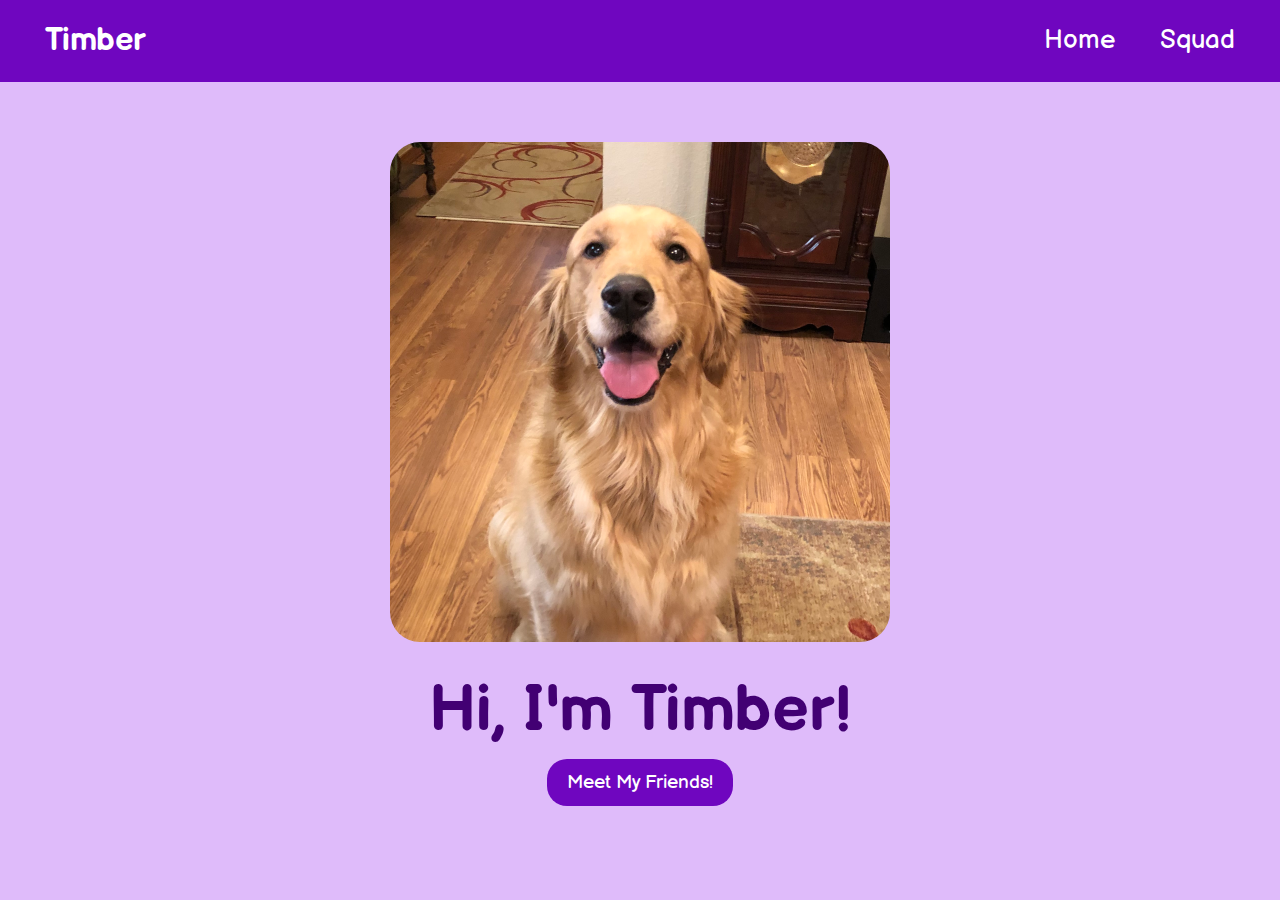
<file: index.html>
<html lang="en">

    <link rel="stylesheet" href="timber-style.css">
    <link rel="preconnect" href="https://fonts.gstatic.com">
    <link href="https://fonts.googleapis.com/css2?family=Balsamiq+Sans:ital,wght@0,400;0,700;1,400&display=swap" rel="stylesheet">

<head>
    <meta charset="UTF-8">
    <meta name="viewport" content="width=device-width, initial-scale=1.0">
    <title>Timber the Dog</title>
</head>

<body>
    <div class="header">
        <h1>Timber</h1>
        <ul class="nav">
            <li><a href="index.html">Home</a></li>
            <li><a href="friends.html">Squad</a></li>
            <!-- <li><a href="#">Contact Me</a></li>*// -->
        </ul>
    </div>
    
    <div class="main">
        <div class="main-inner">
            <img class="profile" src="images/Timber rs.png" alt="Timber the Golden Retriever">
            <h1>Hi, I'm Timber!</h1>
            <a class="button" href="friends.html">Meet My Friends!</a>
        </div>
    </div>
    
</body>
</html>
</file>
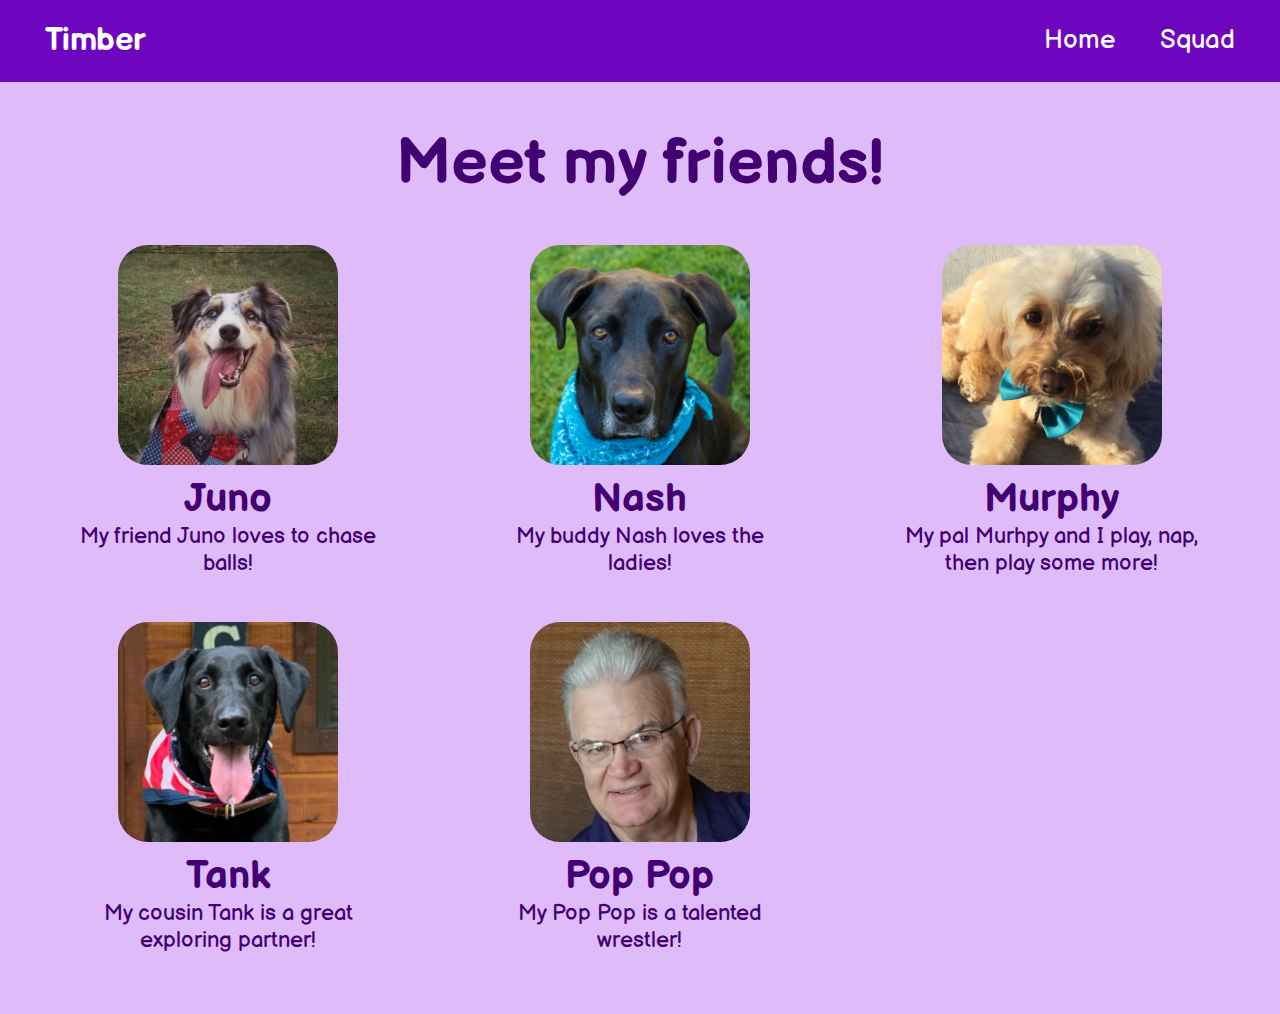
<file: friends.html>
<html lang="en">

    <link rel="stylesheet" href="timber-style.css">
    <link rel="preconnect" href="https://fonts.gstatic.com">
    <link href="https://fonts.googleapis.com/css2?family=Balsamiq+Sans:ital,wght@0,400;0,700;1,400&display=swap" rel="stylesheet">

<head>
    <meta charset="UTF-8">
    <meta name="viewport" content="width=device-width, initial-scale=1.0">
    <title>Timber the Dog</title>
</head>

<body>
    <div class="header">
        <h1>Timber</h1>
        <ul class="nav">
            <li><a href="index.html">Home</a></li>
            <li><a href="#">Squad</a></li>
            <!-- <li><a href="#">Contact Me</a></li> -->
        </ul>
    </div>
    
    <div class="friends">
        <h1>Meet my friends!</h1>
        <div class="friends-inner">
            <div class="dog-friend">
                <img class="profile" src="images/Juno rs.png" alt="My friend, Juno">
                <h3>Juno</h3>
                <p>My friend Juno loves to chase balls!</p>
            </div>
            <div class="dog-friend">
                <img class="profile" src="images/Nash rs.png" alt="My buddy, Nash">
                <h3>Nash</h3>
                <p>My buddy Nash loves the ladies!</p>
            </div>
            <div class="dog-friend">
                <img class="profile" src="images/Murphy rs.png" alt="My pal, Murphy">
                <h3>Murphy</h3>
                <p>My pal Murhpy and I play, nap, then play some more!</p>
            </div>
            <div class="dog-friend">
                <img class="profile" src="images/Tank rs.png" alt="My cousin, Tank">
                <h3>Tank</h3>
                <p>My cousin Tank is a great exploring partner!</p>
            </div>
            <div class="dog-friend">
                <img class="profile" src="images/pop pop rs.png" alt="My Pop Pop">
                <h3>Pop Pop</h3>
                <p>My Pop Pop is a talented wrestler!</p>
            </div>
            
        </div>
    </div>
    
</body>
</html>
</file>
<file: timber-style.css>
body {
    font-family: 'Balsamiq Sans', cursive;
    margin: 0;
    background-color: #dfbbfa;
}

.header {
    
    background-color: #6f06bf;
    display: flex;
    justify-content: space-between;
    align-items: center;
    padding: 0px 45px;
    flex-wrap: wrap;
}

.header h1 {
    color: #FFF;
    font-size: 2rem;
}

.nav {
    list-style: none;
    display: flex;
    margin: 0;
    padding: 0;
}

.nav li {
    margin-left: 45px;
}

.nav a {
    color: #FFF;
    text-decoration: none;
    display: block;
    font-size: 1.6rem;
    transition: all 0.3s ease-out;
}

.nav a:hover {
    color: pink;
    transform: rotate(8deg);
}

.main {
    background-color: #dfbbfa;
    display: flex;
    justify-content: center;
    padding: 60px 45px;
}

.main-inner {
    color: #420073;
    max-width: 760px;
    text-align: center;

}

.main-inner h1 {
    font-size: 4rem;
    margin: 30px 0 10px 0;
    text-align: center;
    
}

.profile {
    width: 100%;
    display: block;
    margin: auto;
    border-radius: 30px;
}

.button {
    background-color: #6f06bf;
    color: #fff;
    border-radius: 20px;
    padding: 12px 20px;
    font-size: 1.2rem;
    display: inline-block;
    text-decoration: none;
    /*border: 4px black solid;*/
    margin: auto;
}

.button:hover {
    padding: 15px 25px;
}

.friends {
    background-color: #dfbbfa;
    color: #420073;
    text-align: center;
    font-size: 2rem;
    padding: 0px 45px 60px 45px;
}

.friends-inner {
    color: #420073;
    max-width: 1200px;
    margin: 0 auto;
    text-align: center;
    display: grid;
    grid-template-columns: repeat(auto-fit, minmax(300px, 1fr));
    grid-column-gap: 45px;
    grid-row-gap: 45px;
}

.dog-friend img {
    width: 60%;
    display: block;
    margin: auto;
    border-radius: 30px;
    margin-top: 0;
}

.dog-friend h3 {
    font-size: 2.5rem;
    margin: 10px 0 0 0;
}

.dog-friend p {
    font-size: 1.4rem;
    max-width: 300px;
    margin: 0 auto;
}
</file>
